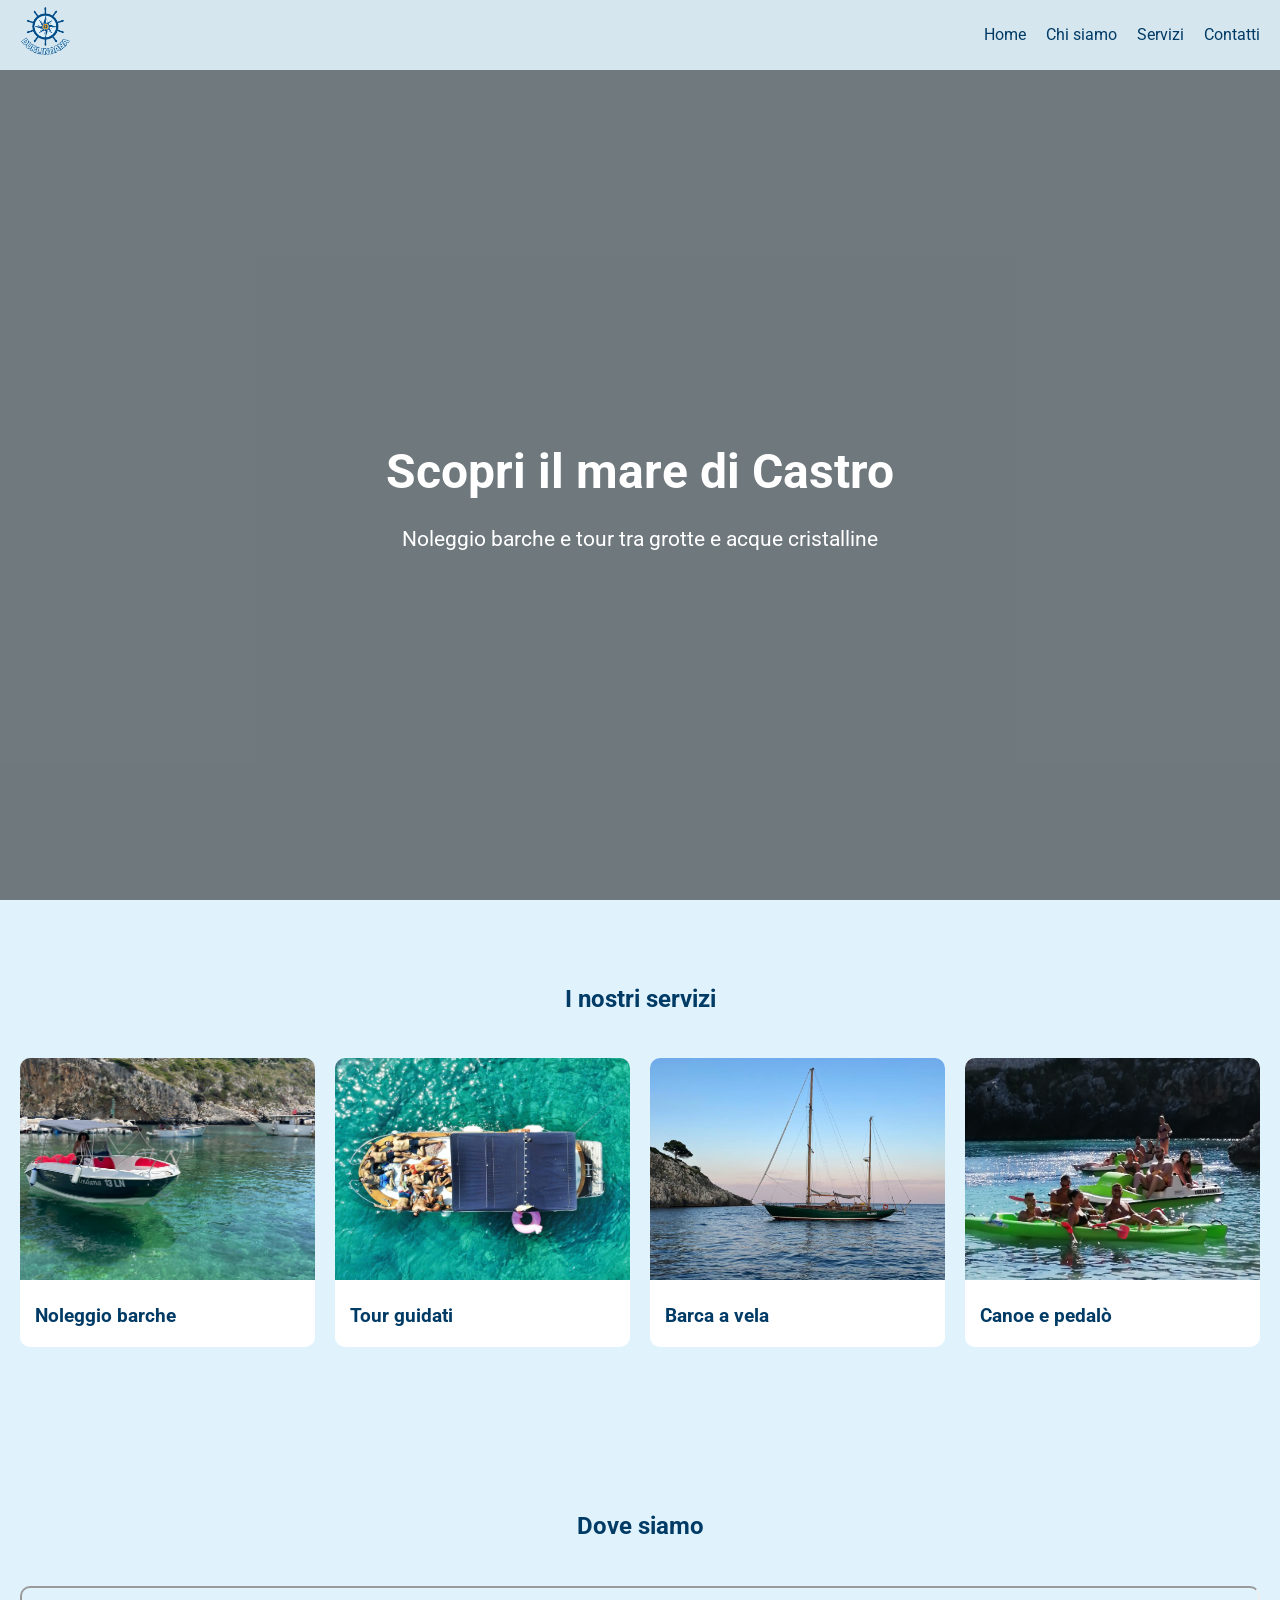
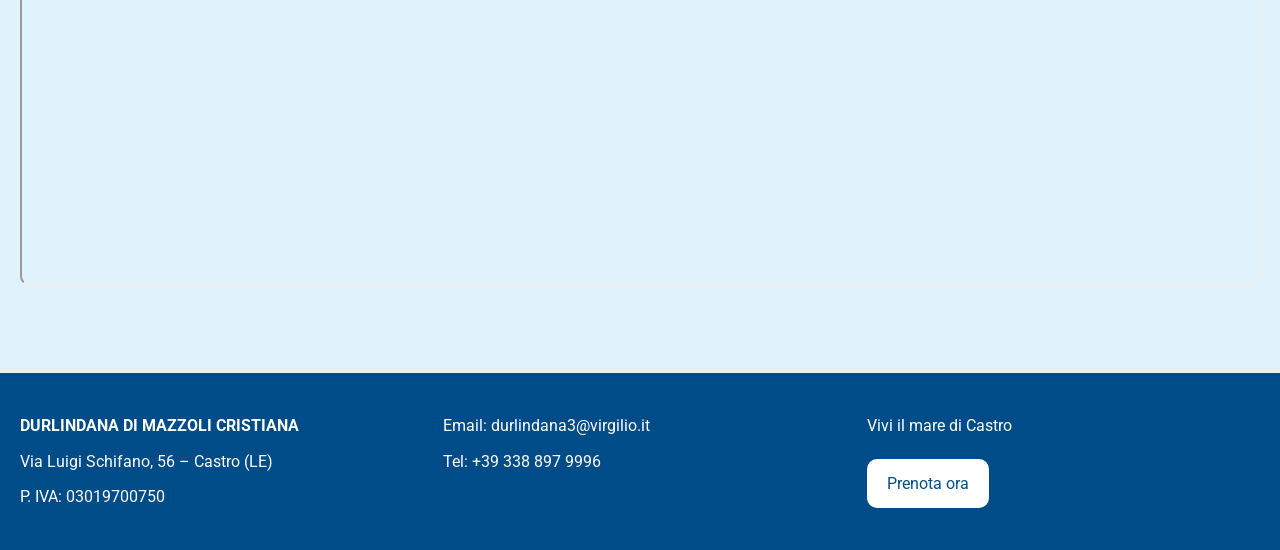
<file: index.html>
<!DOCTYPE html>

<html lang="it">
<head>
<meta charset="UTF-8">
<meta name="viewport" content="width=device-width, initial-scale=1.0">

<title>Noleggio Barche Castro | Durlindana</title>
<meta name="description" content="Noleggio barche e tour guidati a Castro Marina.">

<link rel="stylesheet" href="style.css">

<!-- Font -->

<link rel="preconnect" href="https://fonts.googleapis.com">
<link rel="preconnect" href="https://fonts.gstatic.com" crossorigin>
<link href="https://fonts.googleapis.com/css2?family=Roboto:wght@300;400;600;700&display=swap" rel="stylesheet">
</head>

<body class="home">

<!-- ================= HEADER ================= -->

<header class="header">
<a href="index.html">
    <img src="contents/logo-durlindana.png" class="logo" alt="Logo Durlindana">
</a>
<nav>
    <ul id="menu" class="menu">
        <li><a href="index.html">Home</a></li>
        <li><a href="chi-siamo.html">Chi siamo</a></li>
        <li><a href="servizi.html">Servizi</a></li>
        <li><a href="contatti.html">Contatti</a></li>
    </ul>

    <!-- MENU MOBILE -->
<div id="menu-toggle" class="menu-toggle">
    <span></span>
    <span></span>
    <span></span>
</div>
</nav>


</header>

<!-- ================= HERO ================= -->

<section class="hero">
    <video autoplay muted loop playsinline>
        <source src="contents/durlindana hero.mp4">
    </video>


<div class="hero-overlay"></div>

<div class="hero-text">
    <h1>Scopri il mare di Castro</h1>
    <p>Noleggio barche e tour tra grotte e acque cristalline</p>
</div>


</section>

<!-- ================= SERVIZI ================= -->

<section class="section">
    <h2 class="section-title">I nostri servizi</h2>

    <div class="grid">

        <a href="servizi.html#noleggio-barche" class="card">
            <img src="contents/noleggio-barche.jpg" alt="">
            <h3>Noleggio barche</h3>
        </a>

        <a href="servizi.html#tour-guidati" class="card">
            <img src="contents/tour-guidati.jpg" alt="">
            <h3>Tour guidati</h3>
        </a>

        <a href="servizi.html#barca-a-vela" class="card">
            <img src="contents/barca-a-vela.jpg" alt="">
            <h3>Barca a vela</h3>
        </a>

        <a href="servizi.html#pedalo-canoe" class="card">
            <img src="contents/pedalo-e-canoe.jpg" alt="">
            <h3>Canoe e pedalò</h3>
        </a>

    </div>
</section>

<!-- ================= MAPPA ================= -->

<section class="section">
    <h2 class="section-title">Dove siamo</h2>


<div class="map">
    <iframe src="https://www.google.com/maps?q=Via+Scalo+delle+Barche+Castro&output=embed"></iframe>
</div>


</section>

<!-- ================= FOOTER ================= -->

<footer class="footer">
    <div class="footer-grid">

        <div>
            <strong>DURLINDANA DI MAZZOLI CRISTIANA</strong>
            <p>Via Luigi Schifano, 56 – Castro (LE)</p>
            <p>P. IVA: 03019700750</p>
        </div>

        <div>
            <p>Email: durlindana3@virgilio.it</p>
            <p>Tel: +39 338 897 9996</p>
        </div>

        <div>
            <p>Vivi il mare di Castro</p>
            <a href="contatti.html" class="btn">Prenota ora</a>
        </div>

    </div>
</footer>

<script src="script.js"></script>

</body>
</html>
</file>
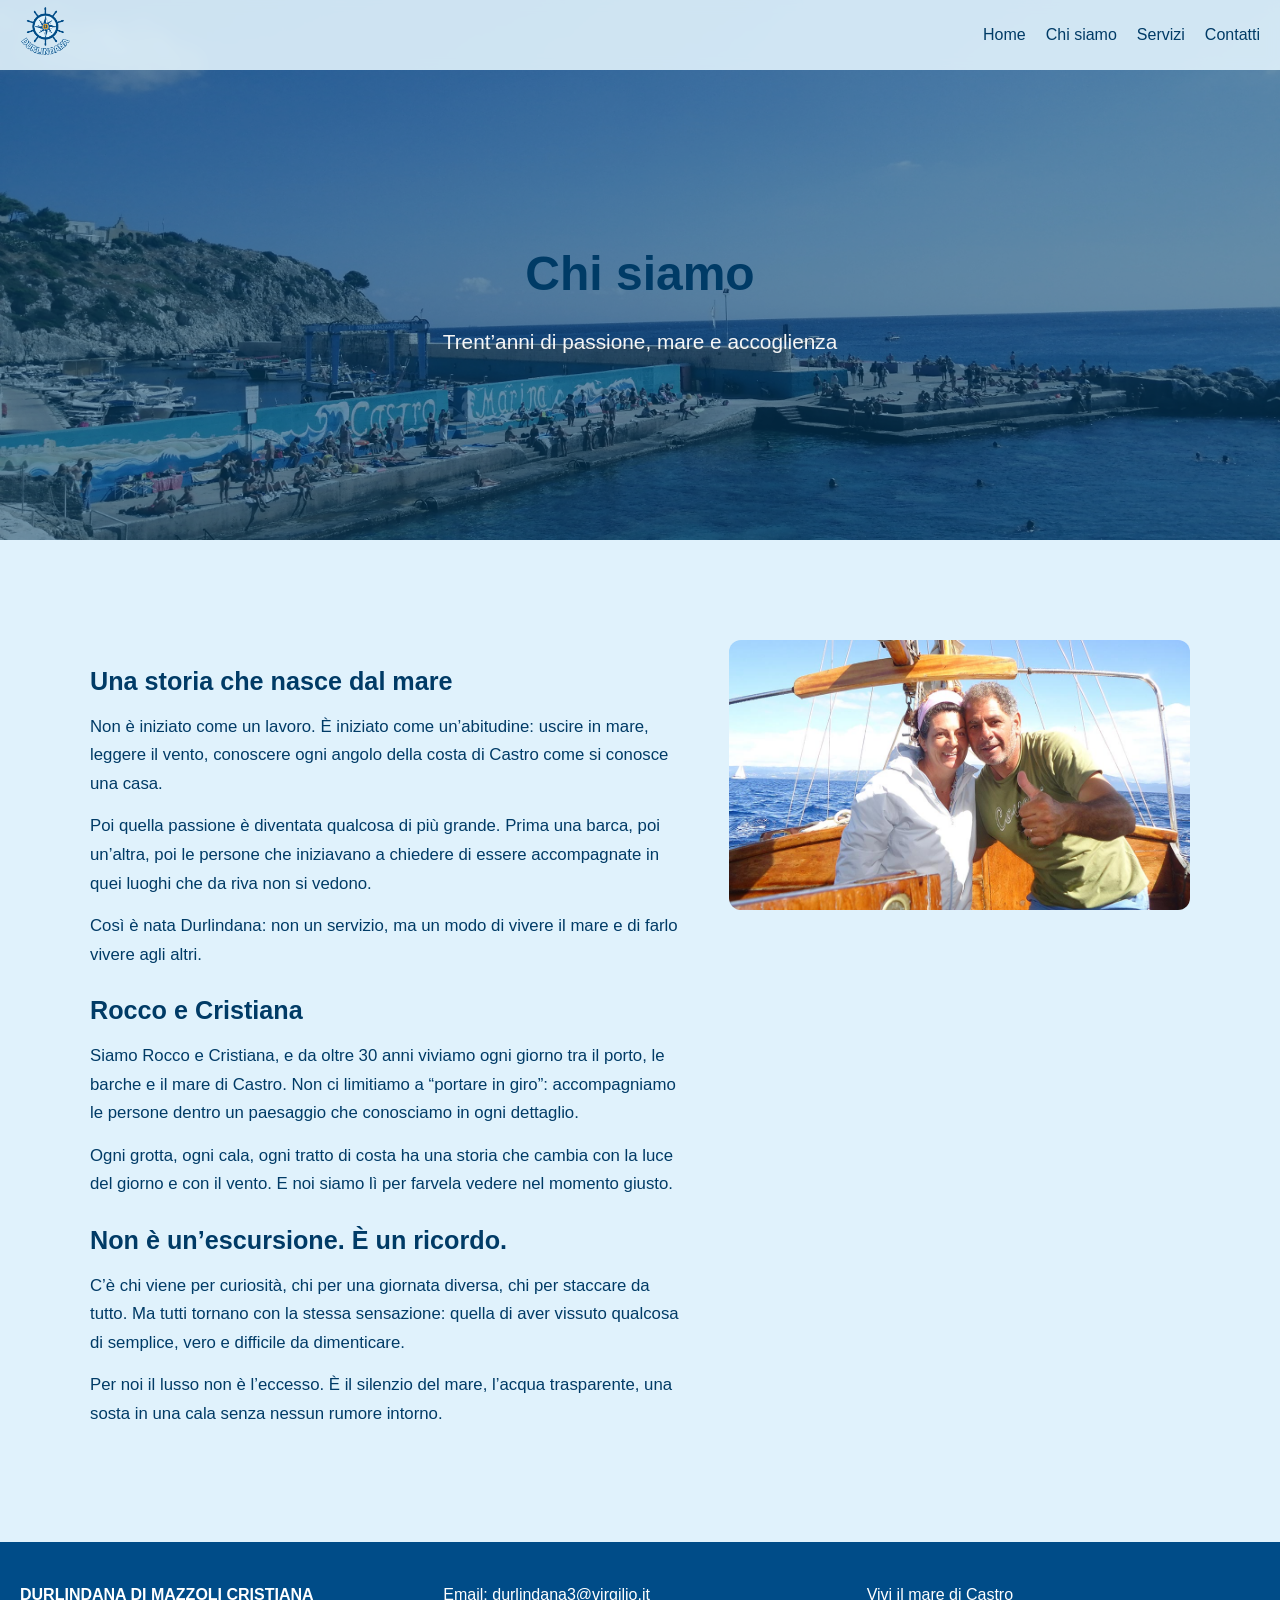
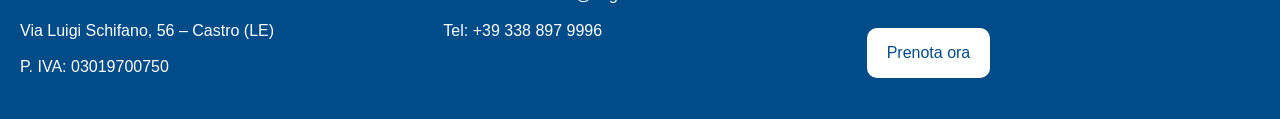
<file: chi-siamo.html>
<!DOCTYPE html>
<html lang="it">
<head>
<meta charset="UTF-8">
<meta name="viewport" content="width=device-width, initial-scale=1.0">

<title>Chi siamo | Durlindana Castro</title>
<meta name="description" content="La storia di Durlindana: oltre 30 anni di passione per il mare a Castro Marina.">

<link rel="stylesheet" href="style.css">
</head>

<body class="servizi">

<!-- HEADER -->
<header class="header">
    <a href="index.html">
        <img src="contents/logo-durlindana.png" class="logo" alt="Logo">
    </a>

    <nav>
        <ul id="menu" class="menu">
            <li><a href="index.html">Home</a></li>
            <li><a href="chi-siamo.html">Chi siamo</a></li>
            <li><a href="servizi.html">Servizi</a></li>
            <li><a href="contatti.html">Contatti</a></li>
        </ul>

        <div id="menu-toggle" class="menu-toggle">
            <span></span><span></span><span></span>
        </div>
    </nav>
</header>

<!-- HERO -->
<section class="page-hero">
    <div class="hero-overlay"></div>

    <div class="hero-text">
        <h1>Chi siamo</h1>
        <p>Trent’anni di passione, mare e accoglienza</p>
    </div>
</section>

<!-- CONTENUTO -->
<section class="about-page">

    <div class="about-grid">

        <!-- TESTO -->
       <div class="about-text">

<h2>Una storia che nasce dal mare</h2>

<p>
Non è iniziato come un lavoro. È iniziato come un’abitudine: uscire in mare, leggere il vento, conoscere ogni angolo della costa di Castro come si conosce una casa.
</p>

<p>
Poi quella passione è diventata qualcosa di più grande. Prima una barca, poi un’altra, poi le persone che iniziavano a chiedere di essere accompagnate in quei luoghi che da riva non si vedono.
</p>

<p>
Così è nata Durlindana: non un servizio, ma un modo di vivere il mare e di farlo vivere agli altri.
</p>

<h2>Rocco e Cristiana</h2>

<p>
Siamo Rocco e Cristiana, e da oltre 30 anni viviamo ogni giorno tra il porto, le barche e il mare di Castro.
Non ci limitiamo a “portare in giro”: accompagniamo le persone dentro un paesaggio che conosciamo in ogni dettaglio.
</p>

<p>
Ogni grotta, ogni cala, ogni tratto di costa ha una storia che cambia con la luce del giorno e con il vento.
E noi siamo lì per farvela vedere nel momento giusto.
</p>

<h2>Non è un’escursione. È un ricordo.</h2>

<p>
C’è chi viene per curiosità, chi per una giornata diversa, chi per staccare da tutto.
Ma tutti tornano con la stessa sensazione: quella di aver vissuto qualcosa di semplice, vero e difficile da dimenticare.
</p>

<p>
Per noi il lusso non è l’eccesso. È il silenzio del mare, l’acqua trasparente, una sosta in una cala senza nessun rumore intorno.
</p>

</div>

        <!-- IMMAGINE -->
        <div class="about-image">
            <img src="contents/barca-chi-siamo.jpg" alt="Rocco e Cristiana sul mare">
        </div>

    </div>

</section>

<!-- FOOTER -->
<footer class="footer">
    <div class="footer-grid">

        <div>
            <strong>DURLINDANA DI MAZZOLI CRISTIANA</strong>
            <p>Via Luigi Schifano, 56 – Castro (LE)</p>
            <p>P. IVA: 03019700750</p>
        </div>

        <div>
            <p>Email: durlindana3@virgilio.it</p>
            <p>Tel: +39 338 897 9996</p>
        </div>

        <div>
            <p>Vivi il mare di Castro</p>
            <a href="contatti.html" class="btn">Prenota ora</a>
        </div>

    </div>
</footer>

<script src="script.js"></script>
</body>
</html>
</file>
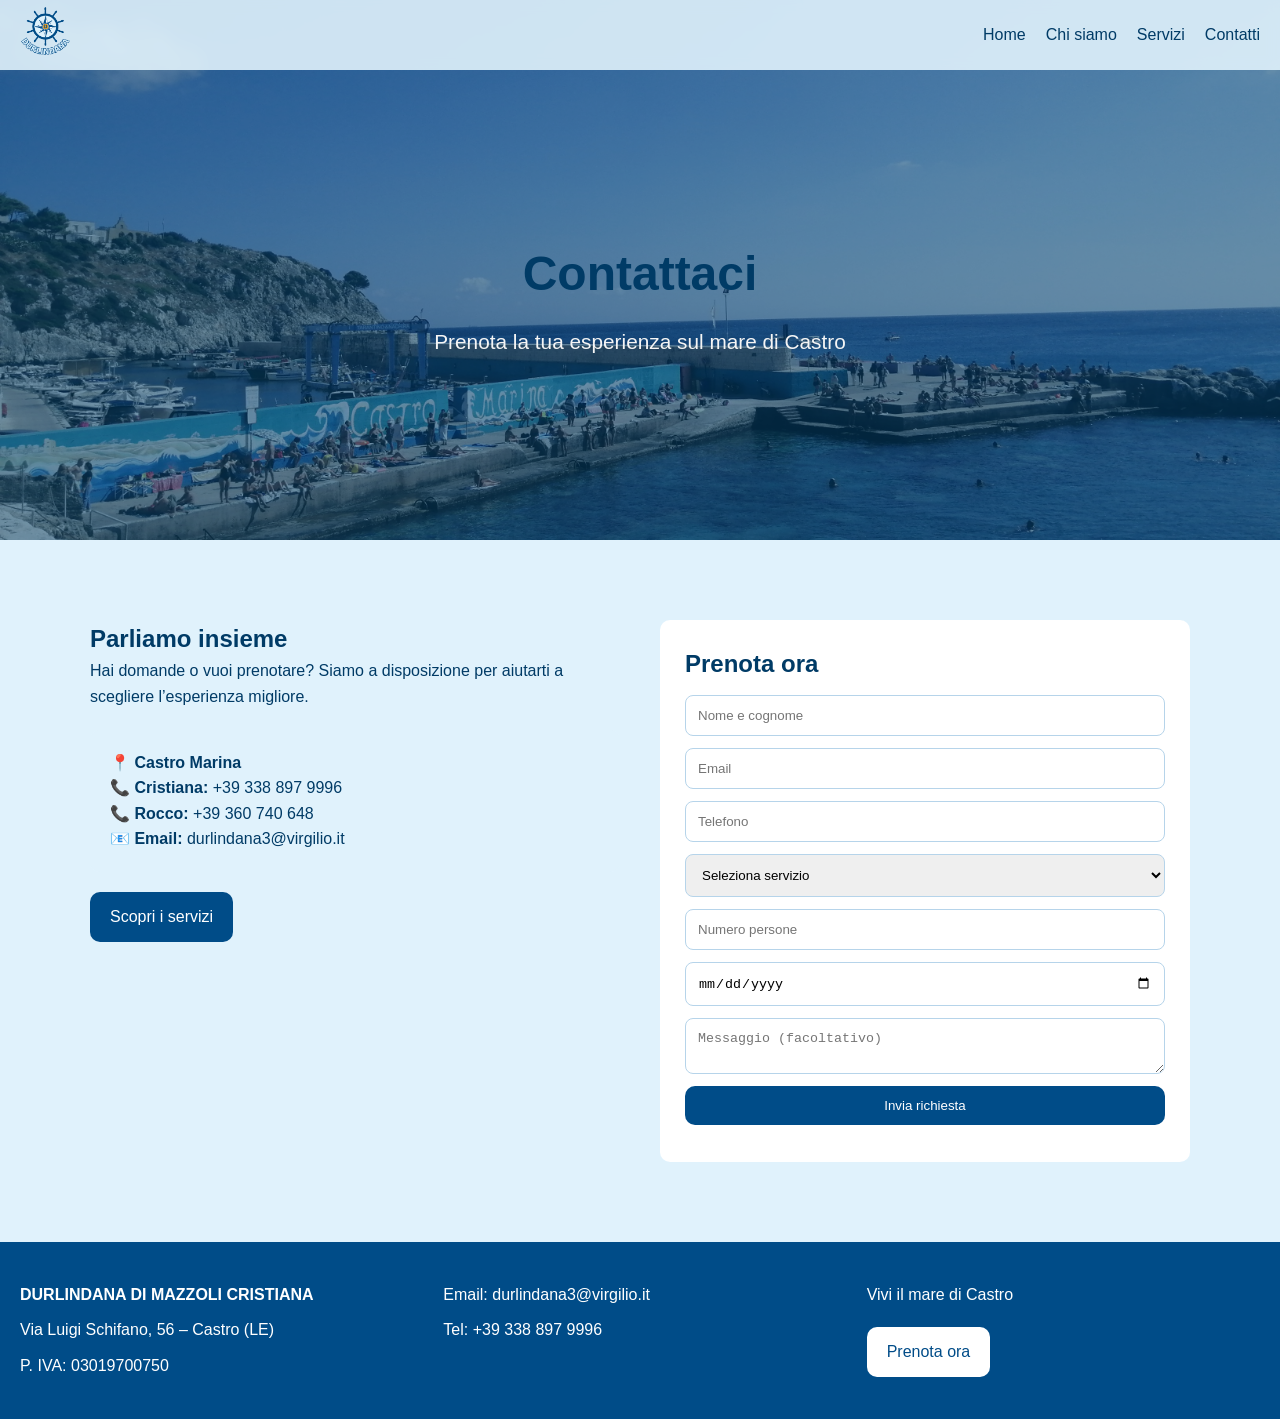
<file: contatti.html>
<!DOCTYPE html>
<html lang="it">
<head>
<meta charset="UTF-8">
<meta name="viewport" content="width=device-width, initial-scale=1.0">

<title>Contatti | Prenota esperienza in mare a Castro</title>
<meta name="description" content="Contatta Durlindana per noleggio barche, tour guidati e esperienze in mare a Castro Marina. Prenota ora.">

<link rel="stylesheet" href="style.css">
</head>

<body class="servizi">

<!-- HEADER -->
<header class="header">
    <a href="index.html">
        <img src="contents/logo-durlindana.png" class="logo" alt="Logo">
    </a>

    <nav>
        <ul id="menu" class="menu">
            <li><a href="index.html">Home</a></li>
            <li><a href="chi-siamo.html">Chi siamo</a></li>
            <li><a href="servizi.html">Servizi</a></li>
            <li><a href="contatti.html">Contatti</a></li>
        </ul>

        <div id="menu-toggle" class="menu-toggle">
            <span></span><span></span><span></span>
        </div>
    </nav>
</header>

<!-- HERO -->
<section class="page-hero">
    <div class="hero-overlay"></div>

    <div class="hero-text">
        <h1>Contattaci</h1>
        <p>Prenota la tua esperienza sul mare di Castro</p>
    </div>
</section>

<!-- CONTENUTO -->
<section class="contact-section">

    <div class="contact-grid">

        <!-- INFO -->
        <div class="contact-info">
            <h2>Parliamo insieme</h2>

            <p>
                Hai domande o vuoi prenotare?  
                Siamo a disposizione per aiutarti a scegliere l’esperienza migliore.
            </p>

            <div class="info-box">
                <p><strong>📍 Castro Marina</strong></p>
                <p><strong>📞 Cristiana:</strong> +39 338 897 9996</p>
                <p><strong>📞 Rocco:</strong> +39 360 740 648</p>
                <p><strong>📧 Email:</strong> durlindana3@virgilio.it</p>
            </div>

            <a href="servizi.html" class="btn">Scopri i servizi</a>
        </div>

        <!-- FORM -->
        <form class="contact-form" id="contactForm">

            <h2>Prenota ora</h2>

            <input type="text" id="fullname" placeholder="Nome e cognome" required>
            <input type="email" id="email" placeholder="Email" required>
            <input type="tel" id="phone" placeholder="Telefono">

            <select id="service" required>
                <option value="">Seleziona servizio</option>
                <option>Noleggio barche</option>
                <option>Tour guidati</option>
                <option>Barca a vela</option>
                <option>Canoe e pedalò</option>
            </select>

            <input type="number" id="people" placeholder="Numero persone" min="1" required>
            <input type="date" id="date">

            <textarea id="message" placeholder="Messaggio (facoltativo)"></textarea>

            <button type="submit" class="btn">Invia richiesta</button>

            <p id="formResponse"></p>
        </form>

    </div>

</section>

<!-- FOOTER -->
<footer class="footer">
    <div class="footer-grid">

        <div>
            <strong>DURLINDANA DI MAZZOLI CRISTIANA</strong>
            <p>Via Luigi Schifano, 56 – Castro (LE)</p>
            <p>P. IVA: 03019700750</p>
        </div>

        <div>
            <p>Email: durlindana3@virgilio.it</p>
            <p>Tel: +39 338 897 9996</p>
        </div>

        <div>
            <p>Vivi il mare di Castro</p>
            <a href="contatti.html" class="btn">Prenota ora</a>
        </div>

    </div>
</footer>

<script src="script.js"></script>
</body>
</html>
</file>
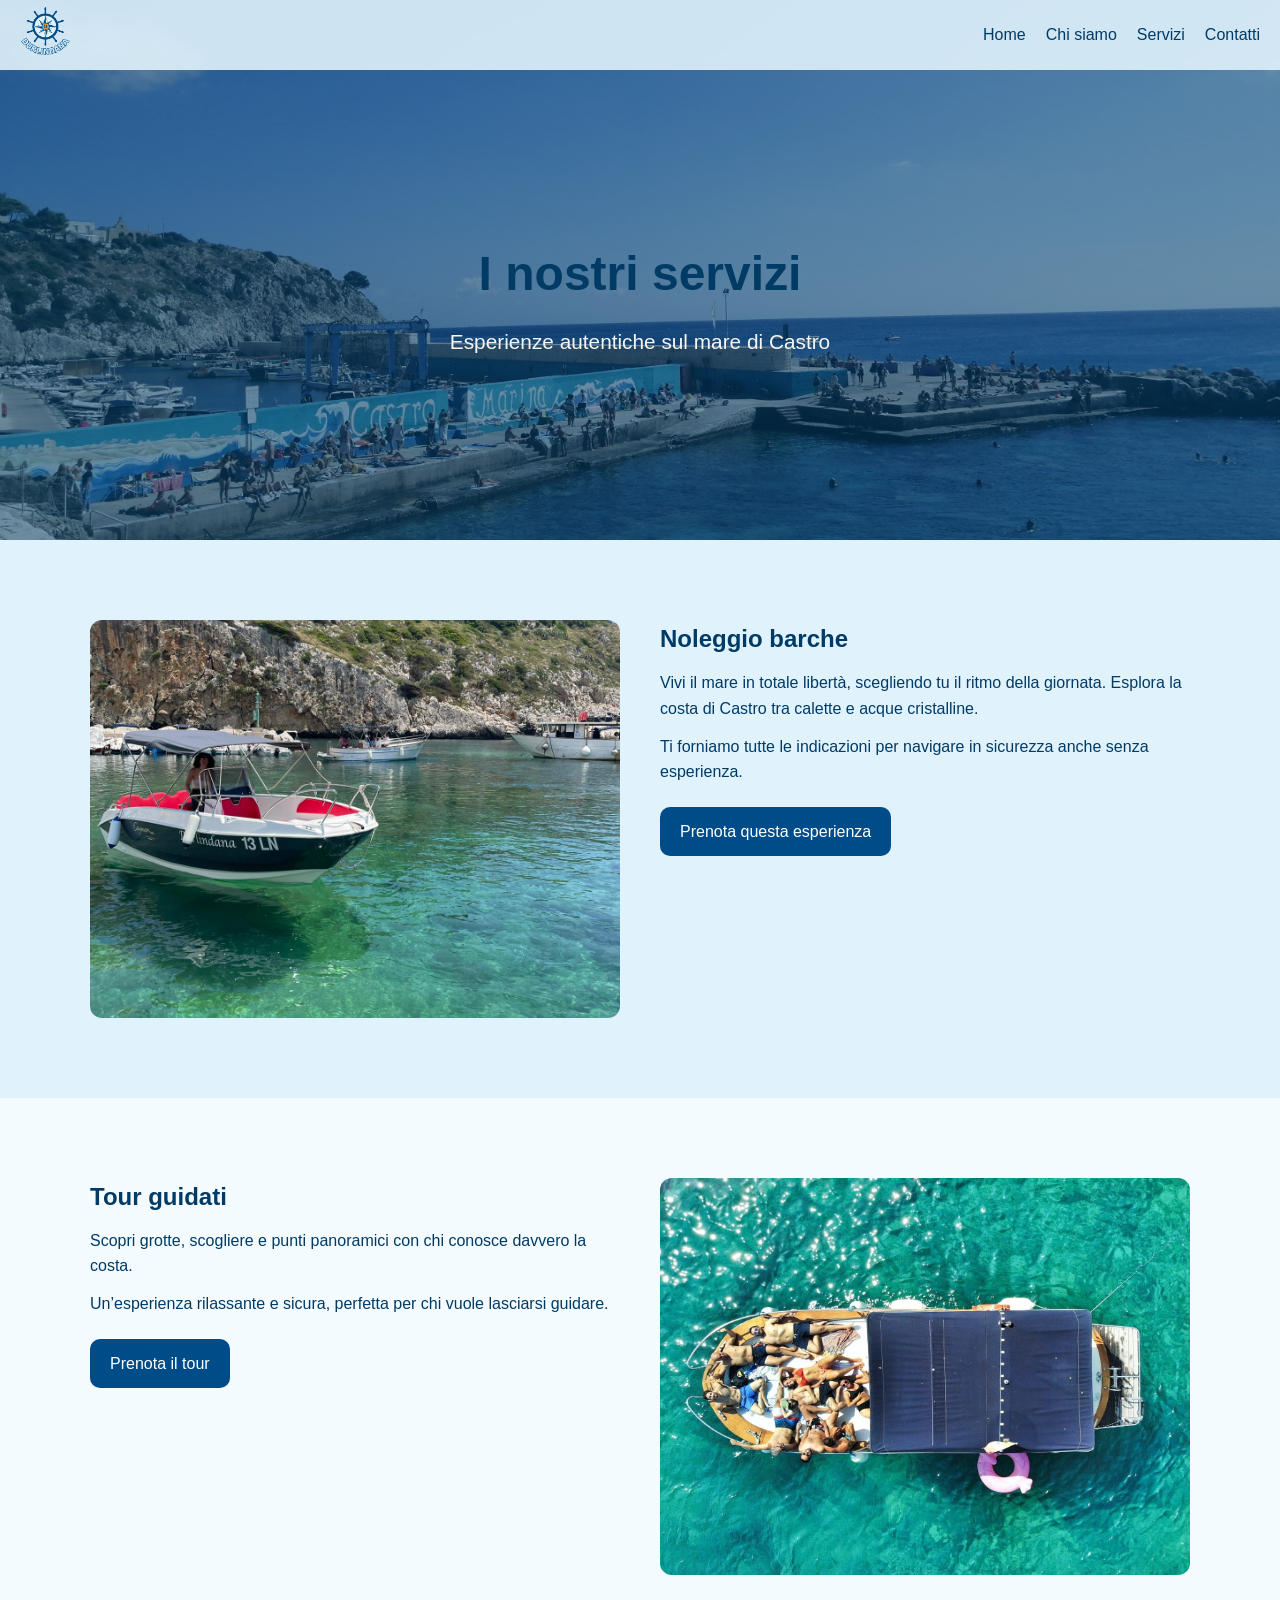
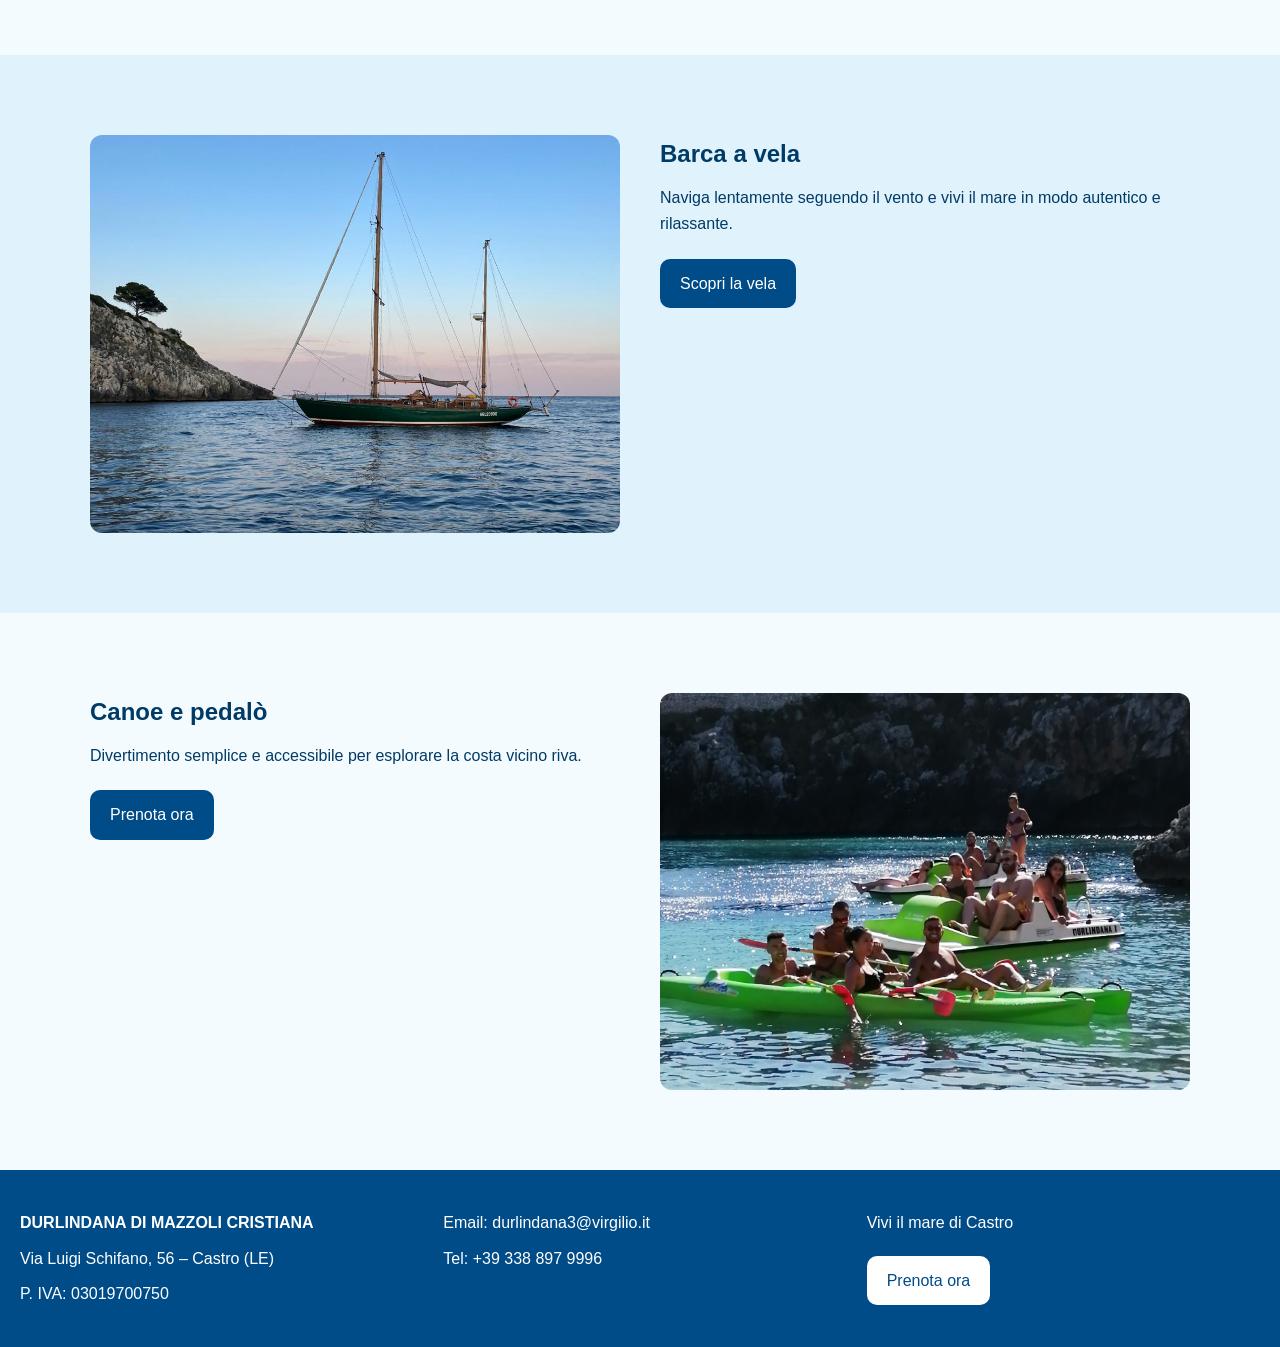
<file: servizi.html>
<!DOCTYPE html>
<html lang="it">
<head>
<meta charset="UTF-8">
<meta name="viewport" content="width=device-width, initial-scale=1.0">

<title>Servizi - Durlindana</title>
<meta name="description" content="Noleggio barche, tour guidati e esperienze sul mare a Castro Marina.">

<link rel="stylesheet" href="style.css">
</head>

<body class="servizi">

<!-- HEADER -->
<header class="header">
    <a href="index.html">
        <img src="contents/logo-durlindana.png" class="logo" alt="Logo Durlindana">
    </a>

    <nav>
        <ul id="menu" class="menu">
            <li><a href="index.html">Home</a></li>
            <li><a href="chi-siamo.html">Chi siamo</a></li>
            <li><a href="servizi.html">Servizi</a></li>
            <li><a href="contatti.html">Contatti</a></li>
        </ul>

        <div id="menu-toggle" class="menu-toggle">
            <span></span><span></span><span></span>
        </div>
    </nav>
</header>

<!-- HERO -->
<section class="page-hero">
    <div class="hero-overlay"></div>

    <div class="hero-text">
        <h1>I nostri servizi</h1>
        <p>Esperienze autentiche sul mare di Castro</p>
    </div>
</section>

<!-- SERVIZIO 1 -->
<section class="service-block">
    <div class="service-content">

        <img src="contents/noleggio-barche.jpg" alt="Noleggio barche">

        <div class="service-text">

            <h2>Noleggio barche</h2>

            <p>
                Vivi il mare in totale libertà, scegliendo tu il ritmo della giornata.
                Esplora la costa di Castro tra calette e acque cristalline.
            </p>

            <p>
                Ti forniamo tutte le indicazioni per navigare in sicurezza anche senza esperienza.
            </p>

            <div class="service-cta">
                <a href="contatti.html" class="btn">Prenota questa esperienza</a>
            </div>

        </div>

    </div>
</section>

<!-- SERVIZIO 2 -->
<section class="service-block alt">
    <div class="service-content">

        <div class="service-text">

            <h2>Tour guidati</h2>

            <p>
                Scopri grotte, scogliere e punti panoramici con chi conosce davvero la costa.
            </p>

            <p>
                Un’esperienza rilassante e sicura, perfetta per chi vuole lasciarsi guidare.
            </p>

            <div class="service-cta">
                <a href="contatti.html" class="btn">Prenota il tour</a>
            </div>

        </div>

        <img src="contents/tour-guidati.jpg" alt="Tour guidati">

    </div>
</section>

<!-- SERVIZIO 3 -->
<section class="service-block">
    <div class="service-content">

        <img src="contents/barca-a-vela.jpg" alt="Barca a vela">

        <div class="service-text">

            <h2>Barca a vela</h2>

            <p>
                Naviga lentamente seguendo il vento e vivi il mare in modo autentico e rilassante.
            </p>

            <div class="service-cta">
                <a href="contatti.html" class="btn">Scopri la vela</a>
            </div>

        </div>

    </div>
</section>

<!-- SERVIZIO 4 -->
<section class="service-block alt">
    <div class="service-content">

        <div class="service-text">

            <h2>Canoe e pedalò</h2>

            <p>
                Divertimento semplice e accessibile per esplorare la costa vicino riva.
            </p>

            <div class="service-cta">
                <a href="contatti.html" class="btn">Prenota ora</a>
            </div>

        </div>

        <img src="contents/pedalo-e-canoe.jpg" alt="Canoe e pedalò">

    </div>
</section>

<!-- FOOTER -->
<footer class="footer">
    <div class="footer-grid">

        <div>
            <strong>DURLINDANA DI MAZZOLI CRISTIANA</strong>
            <p>Via Luigi Schifano, 56 – Castro (LE)</p>
            <p>P. IVA: 03019700750</p>
        </div>

        <div>
            <p>Email: durlindana3@virgilio.it</p>
            <p>Tel: +39 338 897 9996</p>
        </div>

        <div>
            <p>Vivi il mare di Castro</p>
            <a href="contatti.html" class="btn">Prenota ora</a>
        </div>

    </div>
</footer>

<script src="script.js"></script>
</body>
</html>
</file>
<file: style.css>
/*RESET BASE*/

* {
  margin: 0;
  padding: 0;
  box-sizing: border-box;
}

body {
  font-family: "Roboto", sans-serif;
  color: #003b66;
  background: #e0f2fc;
  line-height: 1.6;
}

/*HEADER*/

.header {
  position: fixed;
  top: 0;
  width: 100%;
  height: 70px;

  display: flex;
  justify-content: space-between;
  align-items: center;

  padding: 0 20px;
  background: rgba(224, 242, 252, 0.9);
  backdrop-filter: blur(6px);

  z-index: 9999;
}

.logo {
  height: 50px;
}

/*MENU*/

.menu {
  display: flex;
  gap: 20px;
  list-style: none;
}

.menu a {
  text-decoration: none;
  color: #003b66;
  position: relative;
  transition: 0.3s;
}

/* hover underline */
.menu a::after {
  content: "";
  position: absolute;
  left: 0;
  bottom: -4px;
  width: 0%;
  height: 2px;
  background: #004c88;
  transition: width 0.3s ease;
}

.menu a:hover::after {
  width: 100%;
}

/*MENU MOBILE*/

.menu-toggle {
  display: none;
  flex-direction: column;
  justify-content: space-between;
  width: 28px;
  height: 20px;
  cursor: pointer;
}

.menu-toggle span {
  height: 3px;
  width: 100%;
  background: #003b66;
  border-radius: 2px;
}

/*HERO BASE*/

.hero {
  height: 100vh;
  position: relative;
}

.hero video {
  width: 100%;
  height: 100%;
  object-fit: cover;
}

.hero-overlay {
  position: absolute;
  inset: 0;
  background: rgba(0, 0, 0, 0.5);
}

/* TESTO HERO */
.hero-text {
  position: absolute;
  top: 55%;
  left: 50%;
  transform: translate(-50%, -50%);
  text-align: center;
  z-index: 2;

  max-width: 700px;
  padding: 0 20px;
}

/* grandezza leggibile */
.hero-text h1 {
  font-size: 3rem;
  margin-bottom: 12px;
}

.hero-text p {
  font-size: 1.3rem;
  margin-top: 10px;
}

/* colori per pagina */
.home .hero-text h1,
.home .hero-text p {
  color: white;
}

.servizi .hero-text p {
  color: whitesmoke;
}

/*SEZIONI*/

.section {
  padding: 80px 20px;
}

.section-title {
  text-align: center;
  margin-bottom: 40px;
}

/*GRID HOME*/

.grid {
  display: grid;
  grid-template-columns: repeat(auto-fit, minmax(250px, 1fr));
  gap: 20px;
}

/*CARD*/

.card {
  display: block;
  background: white;
  border-radius: 10px;
  overflow: hidden;
  text-decoration: none;
  color: inherit;
  transition: 0.3s;
}

.card img {
  width: 100%;
  aspect-ratio: 4/3;
  object-fit: cover;
  transition: transform 0.4s ease;
}

.card h3 {
  padding: 15px;
}

.card:hover img {
  transform: scale(1.05);
}

.card:hover {
  box-shadow: 0 10px 25px rgba(0, 0, 0, 0.2);
}

/*MAPPA*/

.map iframe {
  width: 100%;
  height: 300px;
  border-radius: 10px;
}

/*BOTTONI*/

.btn {
  background: #004c88;
  color: white;
  padding: 12px 20px;
  border-radius: 10px;
  text-decoration: none;
  border: none;
  cursor: pointer;
  transition: 0.3s;
  display: inline-block;
}

.btn:hover {
  background: #003366;
  transform: translateY(-2px);
}

/*FOOTER*/

.footer {
  background: #004c88;
  color: white;
  padding: 40px 20px;
}

.footer-grid {
  display: grid;
  grid-template-columns: repeat(3, 1fr);
  gap: 30px;
}

/* evita sovrapposizioni */
.footer-grid div {
  display: flex;
  flex-direction: column;
  gap: 10px;
}

/* bottone footer FIX */
.footer .btn {
  background: white;
  color: #004c88;
  margin-top: 10px;
  align-self: flex-start;
}

.footer .btn:hover {
  background: #003366;
  color: white;
}

/*SERVIZI*/

.page-hero {
  height: 60vh;
  display: flex;
  align-items: center;
  justify-content: center;
  text-align: center;
  background: url("contents/mare.jpeg") center/cover no-repeat;
  position: relative;
}

.page-hero .hero-overlay {
  position: absolute;
  inset: 0;
  background: rgba(0, 60, 100, 0.55);
}

.service-block {
  padding: 80px 20px;
}

.service-content {
  max-width: 1100px;
  margin: auto;
  display: grid;
  grid-template-columns: 1fr 1fr;
  gap: 40px;
}

.service-text {
  display: flex;
  flex-direction: column;
  gap: 12px;
}

.service-cta {
  margin-top: 10px;
}

.service-content img {
  width: 100%;
  border-radius: 12px;
  aspect-ratio: 4/3;
  object-fit: cover;
}

.service-block.alt {
  background: #f4fbff;
}

/*CHI SIAMO FIX*/

.about-page {
  padding: 100px 20px;
}

.about-grid {
  max-width: 1100px;
  margin: auto;
  display: grid;
  grid-template-columns: 1.3fr 1fr;
  gap: 40px;
}

/* TESTO LEGGIBILE */
.about-text {
  font-size: 1.05rem;
  line-height: 1.7;
}

.about-text h2 {
  margin-top: 20px;
  margin-bottom: 10px;
}

.about-text p {
  margin-bottom: 14px;
}

.about-image img {
  width: 100%;
  border-radius: 12px;
}

/*CONTATTI*/

.contact-section {
  padding: 80px 20px;
}

.contact-grid {
  max-width: 1100px;
  margin: auto;
  display: grid;
  grid-template-columns: 1fr 1fr;
  gap: 40px;
}

.info-box {
  background: #e0f2fc;
  padding: 20px;
  border-radius: 10px;
  margin: 20px 0;
}

.contact-form {
  display: flex;
  flex-direction: column;
  gap: 12px;
  background: white;
  padding: 25px;
  border-radius: 10px;
}

.contact-form input,
.contact-form select,
.contact-form textarea {
  padding: 12px;
  border: 1px solid #b6d4ea;
  border-radius: 8px;
}

/*MOBILE*/

@media (max-width: 768px) {

  .menu {
    display: none;
  }

  .menu-toggle {
    display: flex;
  }

  .menu.active {
    display: flex;
    flex-direction: column;
    position: absolute;
    top: 70px;
    right: 20px;
    background: white;
    padding: 10px;
    border-radius: 10px;
  }

  .service-content,
  .about-grid,
  .contact-grid,
  .footer-grid {
    grid-template-columns: 1fr;
  }

  .hero-text h1 {
    font-size: 2.2rem;
  }

  .hero-text p {
    font-size: 1.1rem;
  }
}
</file>
